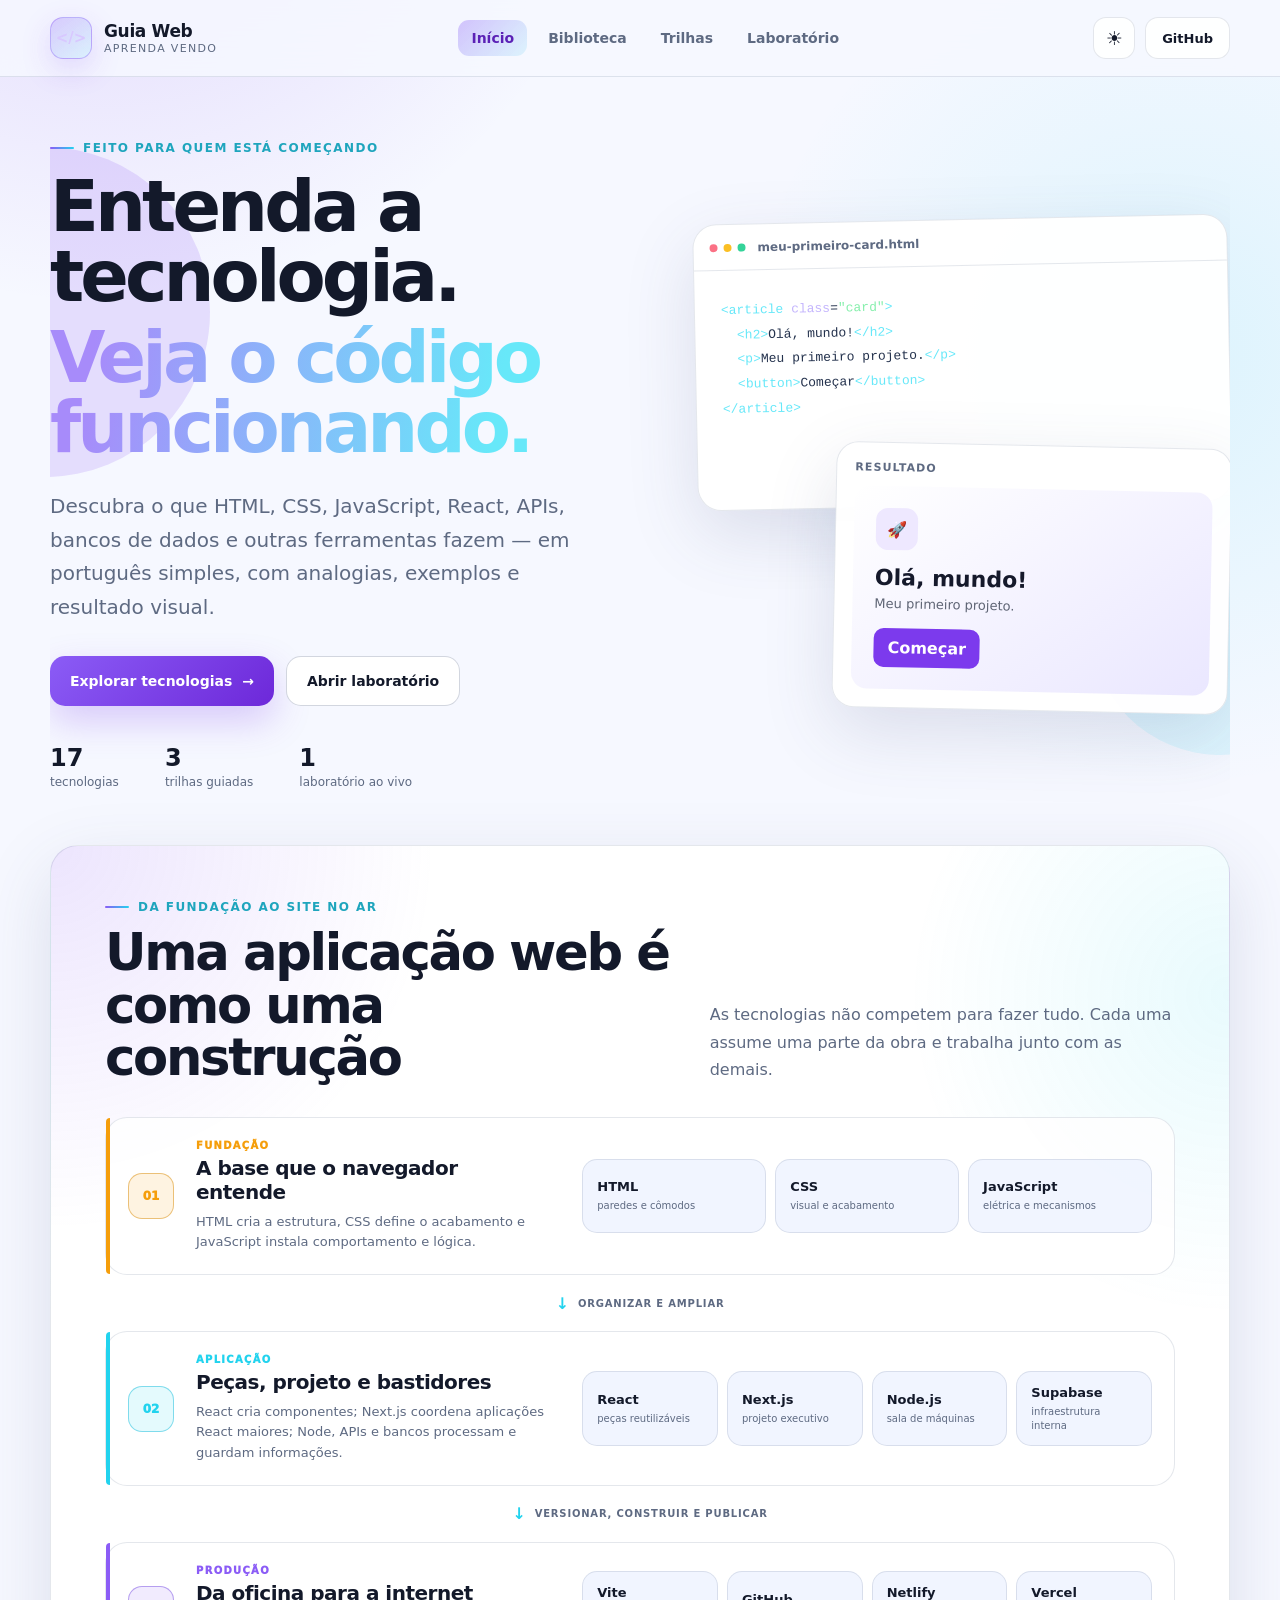
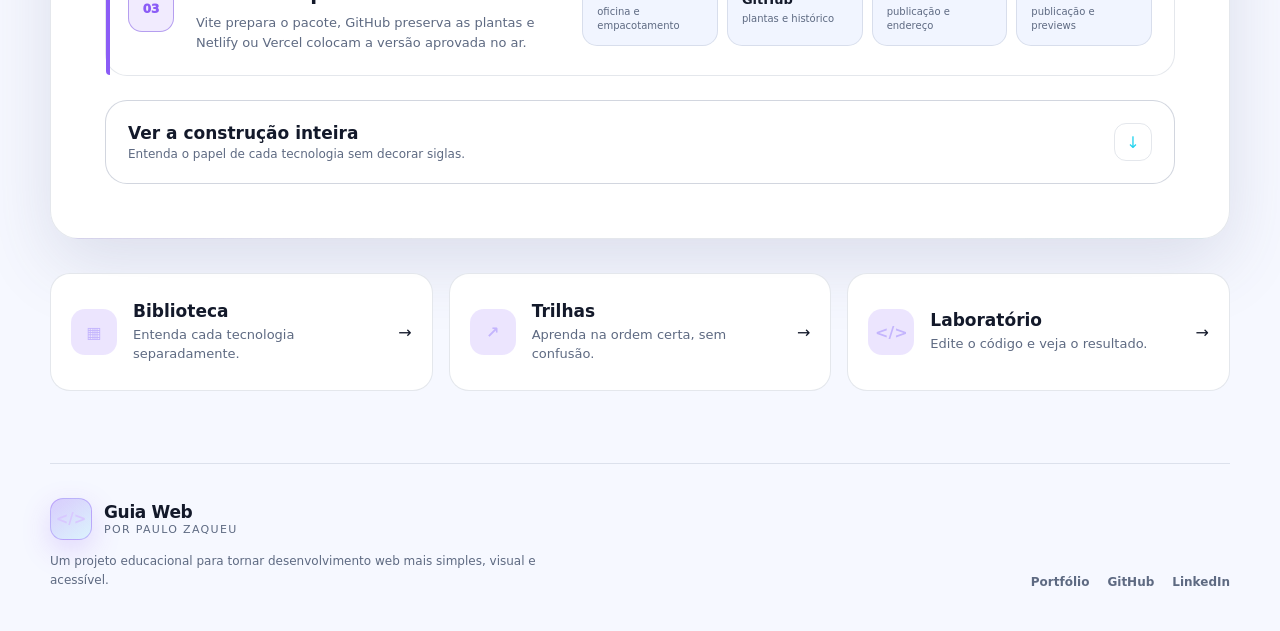
<file: index.html>
<!doctype html>
<html lang="pt-BR">
<head>
  <meta charset="UTF-8" />
  <meta name="viewport" content="width=device-width, initial-scale=1, viewport-fit=cover" />
  <meta name="theme-color" content="#081126" />
  <meta name="description" content="Guia Web Definitivo: aprenda tecnologias web com explicações simples, exemplos de código e resultado visual." />
  <meta name="author" content="Paulo Zaqueu" />
  <title>Guia Web Definitivo — Aprenda vendo</title>
  <link rel="icon" href="assets/favicon.svg" type="image/svg+xml" />
  <link rel="manifest" href="manifest.webmanifest" />
  <link rel="stylesheet" href="styles.css" />
  <link rel="stylesheet" href="styles-pages.css" />
  <link rel="stylesheet" href="styles-responsive.css" />
  <link rel="stylesheet" href="styles-lab.css" />
  <link rel="stylesheet" href="styles-architecture.css" />
</head>
<body>
  <a class="skip-link" href="#appMain">Pular para o conteúdo</a>

  <header class="site-header">
    <div class="header-inner">
      <a class="brand route-link" href="#/inicio" data-route-link="inicio" aria-label="Guia Web Definitivo — início">
        <span class="brand-mark" aria-hidden="true">&lt;/&gt;</span>
        <span><strong>Guia Web</strong><small>aprenda vendo</small></span>
      </a>

      <nav class="desktop-nav" aria-label="Navegação principal">
        <a class="route-link" href="#/inicio" data-route-link="inicio">Início</a>
        <a class="route-link" href="#/biblioteca" data-route-link="biblioteca">Biblioteca</a>
        <a class="route-link" href="#/trilhas" data-route-link="trilhas">Trilhas</a>
        <a class="route-link" href="#/laboratorio" data-route-link="laboratorio">Laboratório</a>
      </nav>

      <div class="header-actions">
        <button class="icon-button" id="themeButton" type="button" aria-label="Alternar tema" title="Alternar tema"><span id="themeIcon" aria-hidden="true">☾</span></button>
        <a class="github-button" href="https://github.com/Paulo968/guia-web" target="_blank" rel="noreferrer">GitHub</a>
      </div>
    </div>
  </header>

  <main id="appMain" tabindex="-1">
    <section class="app-view home-view" data-view="inicio" aria-labelledby="homeTitle">
      <div class="hero-shell">
        <div class="hero-glow hero-glow-one" aria-hidden="true"></div>
        <div class="hero-glow hero-glow-two" aria-hidden="true"></div>

        <div class="hero-content">
          <p class="eyebrow"><span></span> Feito para quem está começando</p>
          <h1 id="homeTitle">Entenda a tecnologia.<br /><em>Veja o código funcionando.</em></h1>
          <p class="hero-description">Descubra o que HTML, CSS, JavaScript, React, APIs, bancos de dados e outras ferramentas fazem — em português simples, com analogias, exemplos e resultado visual.</p>
          <div class="hero-actions">
            <a class="primary-button" href="#/biblioteca">Explorar tecnologias <span aria-hidden="true">→</span></a>
            <a class="secondary-button" href="#/laboratorio">Abrir laboratório</a>
          </div>
          <div class="hero-stats" aria-label="Resumo do guia">
            <div><strong id="technologyCount">17</strong><span>tecnologias</span></div>
            <div><strong>3</strong><span>trilhas guiadas</span></div>
            <div><strong>1</strong><span>laboratório ao vivo</span></div>
          </div>
        </div>

        <div class="hero-demo" aria-label="Demonstração de código e resultado">
          <div class="demo-window">
            <div class="window-bar"><div class="window-dots" aria-hidden="true"><span></span><span></span><span></span></div><span>meu-primeiro-card.html</span></div>
            <pre><code><span class="token-tag">&lt;article</span> <span class="token-attr">class</span>=<span class="token-string">"card"</span><span class="token-tag">&gt;</span>
  <span class="token-tag">&lt;h2&gt;</span>Olá, mundo!<span class="token-tag">&lt;/h2&gt;</span>
  <span class="token-tag">&lt;p&gt;</span>Meu primeiro projeto.<span class="token-tag">&lt;/p&gt;</span>
  <span class="token-tag">&lt;button&gt;</span>Começar<span class="token-tag">&lt;/button&gt;</span>
<span class="token-tag">&lt;/article&gt;</span></code></pre>
          </div>
          <div class="demo-result">
            <span class="result-label">Resultado</span>
            <div class="sample-card"><div class="sample-icon">🚀</div><h2>Olá, mundo!</h2><p>Meu primeiro projeto.</p><button type="button">Começar</button></div>
          </div>
        </div>
      </div>

      <section class="architecture-section" aria-labelledby="architectureTitle">
        <div class="architecture-heading">
          <div>
            <p class="eyebrow"><span></span> Da fundação ao site no ar</p>
            <h2 id="architectureTitle">Uma aplicação web é como uma construção</h2>
          </div>
          <p>As tecnologias não competem para fazer tudo. Cada uma assume uma parte da obra e trabalha junto com as demais.</p>
        </div>

        <div class="architecture-layers" aria-label="Camadas de uma aplicação web">
          <article class="architecture-layer foundations-layer">
            <span class="layer-number">01</span>
            <div class="layer-copy">
              <span class="layer-label">Fundação</span>
              <h3>A base que o navegador entende</h3>
              <p>HTML cria a estrutura, CSS define o acabamento e JavaScript instala comportamento e lógica.</p>
            </div>
            <div class="layer-technologies">
              <a href="#/tecnologia/html"><strong>HTML</strong><small>paredes e cômodos</small></a>
              <a href="#/tecnologia/css"><strong>CSS</strong><small>visual e acabamento</small></a>
              <a href="#/tecnologia/javascript"><strong>JavaScript</strong><small>elétrica e mecanismos</small></a>
            </div>
          </article>

          <div class="architecture-connector" aria-hidden="true"><span>↓</span><small>organizar e ampliar</small></div>

          <article class="architecture-layer application-layer">
            <span class="layer-number">02</span>
            <div class="layer-copy">
              <span class="layer-label">Aplicação</span>
              <h3>Peças, projeto e bastidores</h3>
              <p>React cria componentes; Next.js coordena aplicações React maiores; Node, APIs e bancos processam e guardam informações.</p>
            </div>
            <div class="layer-technologies">
              <a href="#/tecnologia/react"><strong>React</strong><small>peças reutilizáveis</small></a>
              <a href="#/tecnologia/next"><strong>Next.js</strong><small>projeto executivo</small></a>
              <a href="#/tecnologia/node"><strong>Node.js</strong><small>sala de máquinas</small></a>
              <a href="#/tecnologia/supabase"><strong>Supabase</strong><small>infraestrutura interna</small></a>
            </div>
          </article>

          <div class="architecture-connector" aria-hidden="true"><span>↓</span><small>versionar, construir e publicar</small></div>

          <article class="architecture-layer delivery-layer">
            <span class="layer-number">03</span>
            <div class="layer-copy">
              <span class="layer-label">Produção</span>
              <h3>Da oficina para a internet</h3>
              <p>Vite prepara o pacote, GitHub preserva as plantas e Netlify ou Vercel colocam a versão aprovada no ar.</p>
            </div>
            <div class="layer-technologies">
              <a href="#/tecnologia/vite"><strong>Vite</strong><small>oficina e empacotamento</small></a>
              <a href="#/tecnologia/git-github"><strong>GitHub</strong><small>plantas e histórico</small></a>
              <a href="#/tecnologia/netlify"><strong>Netlify</strong><small>publicação e endereço</small></a>
              <a href="#/tecnologia/vercel"><strong>Vercel</strong><small>publicação e previews</small></a>
            </div>
          </article>
        </div>

        <details class="architecture-details">
          <summary>
            <span><strong>Ver a construção inteira</strong><small>Entenda o papel de cada tecnologia sem decorar siglas.</small></span>
            <span class="summary-arrow" aria-hidden="true">↓</span>
          </summary>

          <div class="architecture-story">
            <article><span>HTML</span><div><h3>Fundação, paredes e cômodos</h3><p>Define o que existe: títulos, textos, imagens, botões, formulários, menus e seções. Também dá significado às partes para acessibilidade e buscadores.</p></div></article>
            <article><span>CSS</span><div><h3>Arquitetura visual e acabamento</h3><p>Controla cores, fontes, tamanhos, espaçamentos, posições, animações e adaptação para celular ou computador.</p></div></article>
            <article><span>JS</span><div><h3>Eletricidade e mecanismos automáticos</h3><p>Percebe cliques, valida formulários, realiza cálculos, busca dados e decide o que deve mudar na tela.</p></div></article>
            <article><span>TS</span><div><h3>Normas e etiquetas técnicas</h3><p>Adiciona tipos ao JavaScript para deixar claro qual dado entra em cada lugar e detectar erros antes de a obra chegar ao público.</p></div></article>
            <article><span>⚛</span><div><h3>Peças pré-fabricadas</h3><p>Permite criar Botão, Card, Menu e outras peças uma vez, reutilizando-as em várias telas e atualizando somente o necessário.</p></div></article>
            <article><span>N</span><div><h3>Projeto executivo e engenheiro-chefe</h3><p>Trabalha sobre React e organiza rotas, páginas, servidor, cache e renderização. Coordena uma aplicação maior, mas não substitui banco, regras e hospedagem.</p></div></article>
            <article><span>V</span><div><h3>Oficina e máquinas da obra</h3><p>Executa o projeto rapidamente durante o desenvolvimento e empacota os arquivos em uma versão otimizada para publicação.</p></div></article>
            <article><span>NODE</span><div><h3>Sala de máquinas</h3><p>Executa JavaScript fora do navegador para processar pedidos, criar servidores, APIs, automações e tarefas internas.</p></div></article>
            <article><span>API</span><div><h3>Recepção e comunicação</h3><p>Recebe uma solicitação da interface, encaminha ao setor responsável e devolve uma resposta padronizada.</p></div></article>
            <article><span>SQL</span><div><h3>Arquivo central</h3><p>Guarda clientes, produtos, pedidos e pagamentos em tabelas relacionadas, com regras para manter os registros consistentes.</p></div></article>
            <article><span>S</span><div><h3>Infraestrutura interna pronta</h3><p>Reúne PostgreSQL, autenticação, arquivos, APIs e tempo real. A estrutura vem pronta, mas as regras de acesso ainda precisam ser bem definidas.</p></div></article>
            <article><span>GIT</span><div><h3>Plantas, diário e histórico</h3><p>Git registra as mudanças; GitHub guarda o repositório, organiza branches, revisões e colaboração. É onde a evolução do projeto fica documentada.</p></div></article>
            <article><span>PW</span><div><h3>Inspetor da obra</h3><p>Abre o sistema como um usuário, clica, preenche campos e verifica se os caminhos continuam funcionando após cada alteração.</p></div></article>
            <article><span>DEPLOY</span><div><h3>Equipe de publicação e endereço público</h3><p>Netlify e Vercel recebem o projeto, executam o build, distribuem os arquivos em servidores e mantêm a aplicação disponível no mesmo endereço.</p></div></article>
          </div>

          <div class="architecture-conclusion">
            <strong>O navegador continua recebendo HTML, CSS e JavaScript.</strong>
            <p>React, Next.js, Vite, TypeScript e outras ferramentas existem para construir, organizar, testar e publicar essa base com mais segurança e velocidade.</p>
          </div>
        </details>
      </section>

      <div class="home-options" aria-label="Áreas do guia">
        <a class="home-option" href="#/biblioteca"><span class="home-option-icon">▦</span><div><strong>Biblioteca</strong><p>Entenda cada tecnologia separadamente.</p></div><span aria-hidden="true">→</span></a>
        <a class="home-option" href="#/trilhas"><span class="home-option-icon">↗</span><div><strong>Trilhas</strong><p>Aprenda na ordem certa, sem confusão.</p></div><span aria-hidden="true">→</span></a>
        <a class="home-option" href="#/laboratorio"><span class="home-option-icon">&lt;/&gt;</span><div><strong>Laboratório</strong><p>Edite o código e veja o resultado.</p></div><span aria-hidden="true">→</span></a>
      </div>
    </section>

    <section class="app-view page-view" data-view="biblioteca" hidden aria-labelledby="libraryTitle">
      <div class="page-shell">
        <div class="page-heading split-heading">
          <div><p class="eyebrow"><span></span> Biblioteca interativa</p><h1 id="libraryTitle">O que você quer entender hoje?</h1><p>Pesquise pelo nome da tecnologia ou pelo que deseja construir.</p></div>
          <div class="progress-card" id="progressCard" aria-live="polite"><span class="progress-icon">✓</span><div><strong><span id="studiedCount">0</span> estudadas</strong><small>Progresso salvo neste aparelho</small></div></div>
        </div>

        <div class="search-panel">
          <label class="search-box" for="technologySearch"><span aria-hidden="true">⌕</span><input id="technologySearch" type="search" placeholder="Ex.: criar interface, banco de dados, automação..." autocomplete="off" /><kbd>/</kbd></label>
          <div class="filters" id="categoryFilters" aria-label="Filtrar por categoria"></div>
          <select id="levelFilter" class="level-filter" aria-label="Filtrar por nível"><option value="all">Todos os níveis</option><option value="Básico">Básico</option><option value="Intermediário">Intermediário</option><option value="Avançado">Avançado</option></select>
        </div>

        <div class="results-meta"><span id="resultsCount"></span><button id="clearFilters" type="button">Limpar filtros</button></div>
        <div class="technology-grid" id="technologyGrid" aria-live="polite"></div>
        <div class="empty-state hidden" id="emptyState"><span>🔎</span><h2>Nenhuma tecnologia encontrada</h2><p>Tente outra palavra ou limpe os filtros.</p></div>
      </div>
    </section>

    <section class="app-view page-view" data-view="trilhas" hidden aria-labelledby="pathsTitle">
      <div class="page-shell">
        <div class="page-heading centered-heading"><p class="eyebrow"><span></span> Caminhos sem confusão</p><h1 id="pathsTitle">Escolha uma trilha de aprendizado</h1><p>Uma ordem prática para sair da ideia e chegar a um projeto publicado.</p></div>
        <div class="paths-grid" id="pathsGrid"></div>
      </div>
    </section>

    <section class="app-view page-view lab-page" data-view="laboratorio" hidden aria-labelledby="labTitle">
      <div class="page-shell">
        <div class="page-heading lab-intro">
          <p class="eyebrow"><span></span> Laboratório interativo</p>
          <h1 id="labTitle">Mude o código e veja na hora</h1>
          <p>Digite nos editores de HTML, CSS ou JavaScript. Após uma breve pausa, o resultado é atualizado automaticamente na tela ao lado — ou logo abaixo no celular.</p>
          <div class="lab-features"><span>✓ Atualização automática</span><span>✓ Exemplos prontos</span><span>✓ Seguro e isolado</span></div>
          <div class="lab-how-it-works" aria-label="Como usar o laboratório">
            <article class="lab-step"><span>1</span><div><strong>Escolha o que alterar</strong><p>HTML cria o conteúdo, CSS muda o visual e JavaScript adiciona comportamento.</p></div></article>
            <article class="lab-step"><span>2</span><div><strong>Digite no editor</strong><p>Faça uma pequena mudança, como trocar um texto, uma cor ou o nome de um botão.</p></div></article>
            <article class="lab-step"><span>3</span><div><strong>Veja o resultado</strong><p>A prévia é reconstruída automaticamente. O botão serve para atualizar imediatamente.</p></div></article>
          </div>
        </div>

        <div class="lab-shell">
          <div class="lab-toolbar">
            <div class="lab-tabs" role="tablist" aria-label="Editores de código"><button class="lab-tab active" data-editor="html" role="tab" aria-selected="true">HTML</button><button class="lab-tab" data-editor="css" role="tab" aria-selected="false">CSS</button><button class="lab-tab" data-editor="js" role="tab" aria-selected="false">JavaScript</button></div>
            <div class="lab-actions"><label for="labExample">Exemplo:</label><select id="labExample"></select><button id="resetLab" type="button">Restaurar</button><button id="runLab" class="run-button" type="button">Atualizar agora ▶</button><button id="viewResult" type="button">Ver resultado ↓</button></div>
          </div>
          <div class="lab-workspace">
            <div class="editor-pane">
              <div class="editor-header"><span id="editorFileName">index.html</span><span class="editor-status">ao vivo</span></div>
              <p class="editor-help" id="editorHelp">HTML cria e organiza o conteúdo: títulos, textos, botões, imagens e formulários.</p>
              <textarea id="htmlEditor" class="code-editor active" spellcheck="false" aria-label="Código HTML"></textarea>
              <textarea id="cssEditor" class="code-editor" spellcheck="false" aria-label="Código CSS"></textarea>
              <textarea id="jsEditor" class="code-editor" spellcheck="false" aria-label="Código JavaScript"></textarea>
            </div>
            <div class="preview-pane"><div class="preview-header"><span>Resultado ao vivo</span><span id="previewStatus">pronto</span></div><iframe id="labPreview" title="Resultado do laboratório" sandbox="allow-scripts"></iframe></div>
          </div>
        </div>
      </div>
    </section>

    <section class="app-view page-view technology-page" data-view="tecnologia" hidden aria-labelledby="technologyPageTitle">
      <div class="page-shell technology-shell">
        <div class="technology-toolbar"><a class="back-button" href="#/biblioteca" id="technologyBack"><span aria-hidden="true">←</span> Voltar para a biblioteca</a><button class="studied-button" id="studiedButton" type="button"></button></div>
        <div class="technology-heading" id="technologyHeading"></div>
        <div class="technology-content" id="technologyContent"></div>
      </div>
    </section>
  </main>

  <footer class="site-footer">
    <div><a class="brand footer-brand" href="#/inicio"><span class="brand-mark">&lt;/&gt;</span><span><strong>Guia Web</strong><small>por Paulo Zaqueu</small></span></a><p>Um projeto educacional para tornar desenvolvimento web mais simples, visual e acessível.</p></div>
    <div class="footer-links"><a href="https://portfolio-paulo-ashy.vercel.app/" target="_blank" rel="noreferrer">Portfólio</a><a href="https://github.com/Paulo968" target="_blank" rel="noreferrer">GitHub</a><a href="https://www.linkedin.com/in/paulo-zaqueu-762459187" target="_blank" rel="noreferrer">LinkedIn</a></div>
  </footer>

  <nav class="mobile-nav" aria-label="Navegação mobile">
    <a href="#/inicio" data-route-link="inicio"><span>⌂</span>Início</a>
    <a href="#/biblioteca" data-route-link="biblioteca"><span>▦</span>Biblioteca</a>
    <a href="#/trilhas" data-route-link="trilhas"><span>↗</span>Trilhas</a>
    <a href="#/laboratorio" data-route-link="laboratorio"><span>&lt;/&gt;</span>Laboratório</a>
  </nav>

  <div class="toast" id="toast" role="status" aria-live="polite"></div>
  <script type="module" src="bootstrap.js"></script>
</body>
</html>
</file>
<file: styles.css>
:root {
  color-scheme: dark;
  --bg: #07101f;
  --bg-soft: #0b1629;
  --surface: rgba(15, 26, 48, .88);
  --surface-solid: #111d35;
  --surface-hover: #162544;
  --text: #f7f8ff;
  --muted: #9eabc2;
  --line: rgba(166, 184, 221, .16);
  --line-strong: rgba(166, 184, 221, .28);
  --primary: #8b5cf6;
  --primary-strong: #7c3aed;
  --secondary: #22d3ee;
  --success: #34d399;
  --warning: #fbbf24;
  --danger: #fb7185;
  --shadow: 0 24px 70px rgba(0, 0, 0, .34);
  --radius-lg: 28px;
  --radius-md: 20px;
  --radius-sm: 14px;
  --header-height: 76px;
  --max-width: 1180px;
  --detail-accent: #8b5cf6;
}

html.light {
  color-scheme: light;
  --bg: #f6f8ff;
  --bg-soft: #eef2ff;
  --surface: rgba(255, 255, 255, .92);
  --surface-solid: #fff;
  --surface-hover: #f3f5ff;
  --text: #13192a;
  --muted: #5e6a82;
  --line: rgba(69, 86, 120, .14);
  --line-strong: rgba(69, 86, 120, .24);
  --shadow: 0 24px 70px rgba(64, 76, 120, .15);
}

*, *::before, *::after { box-sizing: border-box; min-width: 0; }
html { width: 100%; max-width: 100%; overflow-x: clip; scroll-behavior: smooth; }
body {
  width: 100%;
  max-width: 100%;
  min-height: 100dvh;
  margin: 0;
  overflow-x: clip;
  background:
    radial-gradient(circle at 8% -10%, rgba(124, 58, 237, .2), transparent 33rem),
    radial-gradient(circle at 92% 16%, rgba(34, 211, 238, .12), transparent 27rem),
    var(--bg);
  color: var(--text);
  font-family: Inter, ui-sans-serif, system-ui, -apple-system, BlinkMacSystemFont, "Segoe UI", sans-serif;
  -webkit-font-smoothing: antialiased;
}
button, input, select, textarea { font: inherit; }
button, a { -webkit-tap-highlight-color: transparent; }
a { color: inherit; text-decoration: none; }
button { color: inherit; }
img, svg, iframe { display: block; max-width: 100%; }
pre, code { max-width: 100%; }
.hidden { display: none !important; }
[hidden] { display: none !important; }

.skip-link { position: fixed; left: 16px; top: -90px; z-index: 999; padding: 12px 16px; border-radius: 12px; background: var(--primary); color: #fff; transition: top .2s ease; }
.skip-link:focus { top: 16px; }

.site-header {
  position: sticky;
  top: 0;
  z-index: 80;
  min-height: var(--header-height);
  border-bottom: 1px solid var(--line);
  background: color-mix(in srgb, var(--bg) 84%, transparent);
  backdrop-filter: blur(18px);
}
.header-inner { width: min(calc(100% - 32px), var(--max-width)); min-height: var(--header-height); margin: 0 auto; display: flex; align-items: center; justify-content: space-between; gap: 24px; }
.brand { display: inline-flex; align-items: center; gap: 12px; flex: 0 0 auto; }
.brand-mark { width: 42px; height: 42px; display: grid; place-items: center; border: 1px solid rgba(139, 92, 246, .4); border-radius: 13px; background: linear-gradient(145deg, rgba(139, 92, 246, .28), rgba(34, 211, 238, .12)); color: #d8c8ff; font-size: 15px; font-weight: 900; box-shadow: 0 10px 30px rgba(124, 58, 237, .18); }
.brand strong, .brand small { display: block; }
.brand strong { font-size: 17px; letter-spacing: -.02em; }
.brand small { margin-top: 1px; color: var(--muted); font-size: 11px; text-transform: uppercase; letter-spacing: .12em; }
.desktop-nav { display: flex; align-items: center; gap: 8px; }
.desktop-nav a { position: relative; padding: 10px 13px; border-radius: 11px; color: var(--muted); font-size: 14px; font-weight: 800; transition: color .2s ease, background .2s ease; }
.desktop-nav a:hover, .desktop-nav a:focus-visible { color: var(--text); background: var(--surface); outline: none; }
.desktop-nav a.active { color: #fff; background: linear-gradient(135deg, rgba(139, 92, 246, .34), rgba(34, 211, 238, .12)); }
html.light .desktop-nav a.active { color: #5b21b6; }
.header-actions { display: flex; align-items: center; gap: 10px; flex: 0 0 auto; }
.icon-button, .github-button { min-height: 42px; border: 1px solid var(--line); border-radius: 13px; background: var(--surface); cursor: pointer; }
.icon-button { width: 42px; font-size: 19px; }
.github-button { display: inline-flex; align-items: center; padding: 0 16px; font-size: 13px; font-weight: 800; }
.icon-button:hover, .github-button:hover { border-color: var(--line-strong); background: var(--surface-hover); }

main { width: 100%; min-height: calc(100dvh - var(--header-height)); }
#appMain:focus, .page-heading h1:focus, .technology-heading h1:focus { outline: none; }
.app-view { width: 100%; min-height: calc(100dvh - var(--header-height)); animation: view-in .24s ease both; }
@keyframes view-in { from { opacity: 0; transform: translateY(8px); } to { opacity: 1; transform: none; } }

.hero-shell { position: relative; isolation: isolate; overflow: clip; width: min(calc(100% - 32px), var(--max-width)); min-height: min(700px, calc(100dvh - var(--header-height))); margin: 0 auto; padding: 64px 0 56px; display: grid; grid-template-columns: minmax(0, 1.03fr) minmax(390px, .97fr); align-items: center; gap: clamp(38px, 6vw, 84px); }
.hero-glow { position: absolute; z-index: -1; border-radius: 999px; pointer-events: none; }
.hero-glow-one { width: 330px; height: 330px; left: -170px; top: 70px; background: rgba(124, 58, 237, .14); }
.hero-glow-two { width: 260px; height: 260px; right: -120px; bottom: 90px; background: rgba(34, 211, 238, .1); }
.eyebrow { margin: 0 0 16px; display: flex; align-items: center; gap: 9px; color: color-mix(in srgb, var(--secondary) 75%, var(--text)); font-size: 12px; font-weight: 900; letter-spacing: .12em; text-transform: uppercase; }
.eyebrow span { width: 24px; height: 2px; border-radius: 2px; background: linear-gradient(90deg, var(--primary), var(--secondary)); }
.hero-content h1, .page-heading h1, .technology-heading h1 { margin: 0; letter-spacing: -.055em; }
.hero-content h1 { max-width: 720px; font-size: clamp(42px, 5.6vw, 76px); line-height: .98; }
.hero-content h1 em { display: inline-block; margin-top: 10px; font-style: normal; background: linear-gradient(100deg, #a78bfa 8%, #67e8f9 78%); -webkit-background-clip: text; background-clip: text; color: transparent; }
.hero-description { max-width: 660px; margin: 28px 0 0; color: var(--muted); font-size: clamp(17px, 1.6vw, 20px); line-height: 1.68; }
.hero-actions { display: flex; flex-wrap: wrap; gap: 12px; margin-top: 32px; }
.primary-button, .secondary-button, .path-start { min-height: 50px; display: inline-flex; align-items: center; justify-content: center; gap: 10px; padding: 0 20px; border-radius: 15px; font-size: 14px; font-weight: 900; transition: transform .2s ease, box-shadow .2s ease, border-color .2s ease; }
.primary-button, .path-start { color: #fff; background: linear-gradient(135deg, var(--primary), #6d28d9); box-shadow: 0 15px 36px rgba(124, 58, 237, .25); }
.secondary-button { border: 1px solid var(--line-strong); background: var(--surface); }
.primary-button:hover, .secondary-button:hover, .path-start:hover { transform: translateY(-2px); }
.hero-stats { margin-top: 38px; display: flex; gap: clamp(22px, 4vw, 46px); }
.hero-stats div { display: grid; gap: 3px; }
.hero-stats strong { font-size: 24px; }
.hero-stats span { color: var(--muted); font-size: 12px; }
.hero-demo { position: relative; min-width: 0; }
.demo-window, .demo-result { border: 1px solid var(--line); background: linear-gradient(145deg, rgba(17, 29, 53, .96), rgba(8, 18, 36, .96)); box-shadow: var(--shadow); }
html.light .demo-window, html.light .demo-result { background: rgba(255, 255, 255, .96); }
.demo-window { overflow: hidden; border-radius: 24px; transform: rotate(-1.2deg); }
.window-bar, .editor-header, .preview-header { min-height: 46px; padding: 0 16px; display: flex; align-items: center; gap: 12px; border-bottom: 1px solid var(--line); color: var(--muted); font-size: 12px; font-weight: 700; }
.window-dots { display: flex; gap: 6px; }
.window-dots span { width: 8px; height: 8px; border-radius: 50%; }
.window-dots span:nth-child(1) { background: #fb7185; }
.window-dots span:nth-child(2) { background: #fbbf24; }
.window-dots span:nth-child(3) { background: #34d399; }
.demo-window pre { margin: 0; padding: 28px 26px 88px; overflow: auto; color: #dbeafe; font: 500 13px/1.9 ui-monospace, SFMono-Regular, Menlo, Monaco, Consolas, monospace; }
html.light .demo-window pre { color: #24324d; }
.token-tag { color: #67e8f9; }
.token-attr { color: #c4b5fd; }
.token-string { color: #86efac; }
.demo-result { position: relative; z-index: 2; width: 74%; margin: -62px 0 0 auto; padding: 18px; border-radius: 22px; transform: rotate(1.2deg); }
.result-label { display: block; margin-bottom: 12px; color: var(--muted); font-size: 11px; font-weight: 900; text-transform: uppercase; letter-spacing: .1em; }
.sample-card { padding: 22px; border-radius: 16px; color: #15192b; background: linear-gradient(145deg, #fff, #eae7ff); }
.sample-icon { width: 42px; height: 42px; display: grid; place-items: center; border-radius: 12px; background: #eee8ff; }
.sample-card h2 { margin: 15px 0 6px; font-size: 22px; }
.sample-card p { margin: 0; color: #5f6575; font-size: 13px; }
.sample-card button { margin-top: 17px; padding: 10px 14px; border: 0; border-radius: 10px; color: #fff; background: #7c3aed; font-weight: 800; }
.home-options { width: min(calc(100% - 32px), var(--max-width)); margin: 0 auto; padding: 0 0 72px; display: grid; grid-template-columns: repeat(3, minmax(0, 1fr)); gap: 16px; }
.home-option { min-height: 118px; display: grid; grid-template-columns: auto 1fr auto; align-items: center; gap: 16px; padding: 20px; border: 1px solid var(--line); border-radius: 20px; background: var(--surface); transition: transform .2s ease, border-color .2s ease; }
.home-option:hover { transform: translateY(-3px); border-color: var(--line-strong); }
.home-option-icon { width: 46px; height: 46px; display: grid; place-items: center; border-radius: 14px; background: rgba(139, 92, 246, .16); color: #c4b5fd; font-weight: 900; }
.home-option strong { font-size: 17px; }
.home-option p { margin: 5px 0 0; color: var(--muted); font-size: 13px; line-height: 1.45; }
</file>
<file: styles-pages.css>
.page-view { padding: 58px 0 76px; }
.page-shell { width: min(calc(100% - 32px), var(--max-width)); margin: 0 auto; }
.page-heading { margin-bottom: 34px; }
.page-heading h1 { font-size: clamp(34px, 4.6vw, 58px); line-height: 1.02; }
.page-heading > p:last-child, .page-heading > div > p:last-child { max-width: 720px; margin: 16px 0 0; color: var(--muted); font-size: 17px; line-height: 1.65; }
.split-heading { display: flex; align-items: end; justify-content: space-between; gap: 32px; }
.centered-heading { max-width: 800px; margin-inline: auto; margin-bottom: 44px; text-align: center; }
.centered-heading .eyebrow { justify-content: center; }
.centered-heading > p:last-child { margin-inline: auto; }
.progress-card { flex: 0 0 auto; display: flex; align-items: center; gap: 12px; min-width: 245px; padding: 14px 16px; border: 1px solid var(--line); border-radius: 16px; background: var(--surface); }
.progress-icon { width: 34px; height: 34px; display: grid; place-items: center; border-radius: 11px; color: #052f24; background: var(--success); font-weight: 900; }
.progress-card strong, .progress-card small { display: block; }
.progress-card strong { font-size: 13px; }
.progress-card small { margin-top: 3px; color: var(--muted); font-size: 10px; }
.search-panel { display: grid; grid-template-columns: minmax(260px, 1fr) auto auto; gap: 12px; align-items: center; }
.search-box { min-height: 54px; display: flex; align-items: center; gap: 12px; padding: 0 16px; border: 1px solid var(--line); border-radius: 17px; background: var(--surface); transition: border-color .2s ease, box-shadow .2s ease; }
.search-box:focus-within { border-color: rgba(139, 92, 246, .7); box-shadow: 0 0 0 4px rgba(139, 92, 246, .12); }
.search-box > span { color: var(--secondary); font-size: 23px; }
.search-box input { width: 100%; border: 0; outline: 0; color: var(--text); background: transparent; font-size: 14px; }
.search-box input::placeholder { color: color-mix(in srgb, var(--muted) 72%, transparent); }
kbd { padding: 4px 7px; border: 1px solid var(--line-strong); border-radius: 7px; color: var(--muted); background: var(--bg-soft); font-size: 10px; }
.filters { display: flex; gap: 7px; overflow-x: auto; overscroll-behavior-inline: contain; scrollbar-width: none; }
.filters::-webkit-scrollbar { display: none; }
.filter-chip, .level-filter { min-height: 42px; border: 1px solid var(--line); border-radius: 13px; color: var(--muted); background: var(--surface); font-size: 12px; font-weight: 800; }
.filter-chip { flex: 0 0 auto; padding: 0 13px; cursor: pointer; white-space: nowrap; }
.filter-chip.active { border-color: rgba(139, 92, 246, .55); color: #e9ddff; background: rgba(124, 58, 237, .22); }
html.light .filter-chip.active { color: #5b21b6; }
.level-filter { min-width: 150px; padding: 0 12px; outline: none; }
.results-meta { min-height: 40px; margin-top: 16px; display: flex; align-items: center; justify-content: space-between; color: var(--muted); font-size: 12px; }
.results-meta button { border: 0; color: var(--secondary); background: transparent; cursor: pointer; font-weight: 800; }
.technology-grid { display: grid; grid-template-columns: repeat(4, minmax(0, 1fr)); gap: 16px; }
.technology-card { position: relative; min-height: 238px; padding: 21px; display: flex; flex-direction: column; border: 1px solid var(--line); border-radius: var(--radius-md); text-align: left; background: radial-gradient(circle at 90% 0%, color-mix(in srgb, var(--accent) 18%, transparent), transparent 45%), var(--surface); overflow: hidden; transition: transform .22s ease, border-color .22s ease, box-shadow .22s ease; }
.technology-card:hover, .technology-card:focus-visible { transform: translateY(-5px); border-color: color-mix(in srgb, var(--accent) 56%, var(--line)); box-shadow: 0 20px 45px rgba(0, 0, 0, .18); outline: 0; }
.card-top { display: flex; align-items: flex-start; justify-content: space-between; gap: 12px; }
.tech-logo { width: 52px; height: 52px; display: grid; place-items: center; border: 1px solid color-mix(in srgb, var(--accent) 50%, var(--line)); border-radius: 16px; color: var(--accent); background: color-mix(in srgb, var(--accent) 12%, var(--surface-solid)); font-size: 18px; font-weight: 950; letter-spacing: -.05em; }
.level-badge { padding: 6px 9px; border: 1px solid var(--line); border-radius: 999px; color: var(--muted); background: color-mix(in srgb, var(--surface-solid) 72%, transparent); font-size: 9px; font-weight: 900; text-transform: uppercase; letter-spacing: .08em; }
.technology-card h2 { margin: 21px 0 8px; font-size: 21px; letter-spacing: -.03em; }
.technology-card p { margin: 0; color: var(--muted); font-size: 13px; line-height: 1.55; }
.card-footer { margin-top: auto; padding-top: 18px; display: flex; align-items: center; justify-content: space-between; gap: 10px; }
.category-label { color: color-mix(in srgb, var(--accent) 78%, var(--text)); font-size: 10px; font-weight: 900; text-transform: uppercase; letter-spacing: .09em; }
.card-arrow { width: 31px; height: 31px; display: grid; place-items: center; border: 1px solid var(--line); border-radius: 10px; color: var(--text); }
.studied-dot { position: absolute; right: 17px; bottom: 18px; width: 9px; height: 9px; border: 2px solid var(--surface-solid); border-radius: 50%; background: var(--success); box-shadow: 0 0 0 3px rgba(52, 211, 153, .14); }
.empty-state { padding: 70px 20px; border: 1px dashed var(--line-strong); border-radius: 24px; text-align: center; }
.empty-state span { font-size: 40px; }
.empty-state h2 { margin: 16px 0 7px; }
.empty-state p { margin: 0; color: var(--muted); }

.paths-grid { display: grid; grid-template-columns: repeat(3, minmax(0, 1fr)); gap: 18px; }
.path-card { position: relative; padding: 25px; border: 1px solid var(--line); border-radius: 23px; background: linear-gradient(145deg, color-mix(in srgb, var(--path-accent) 8%, var(--surface)), var(--surface)); overflow: hidden; }
.path-number { width: 43px; height: 43px; display: grid; place-items: center; border-radius: 14px; color: #fff; background: var(--path-accent); font-weight: 950; box-shadow: 0 10px 26px color-mix(in srgb, var(--path-accent) 30%, transparent); }
.path-card h2 { margin: 19px 0 8px; font-size: 23px; }
.path-card > p { margin: 0; min-height: 44px; color: var(--muted); font-size: 14px; line-height: 1.55; }
.path-steps { margin: 23px 0; padding: 0; list-style: none; }
.path-steps li { display: flex; align-items: center; gap: 11px; padding: 10px 0; border-bottom: 1px solid var(--line); color: var(--muted); font-size: 13px; }
.path-steps li > span { width: 26px; color: color-mix(in srgb, var(--path-accent) 76%, var(--text)); font-weight: 900; }
.path-steps a:hover { color: var(--text); }
.path-start { width: 100%; min-height: 44px; font-size: 12px; }

.lab-intro { max-width: 850px; }
.lab-features { margin-top: 22px; display: flex; flex-wrap: wrap; gap: 10px; }
.lab-features span { padding: 8px 11px; border: 1px solid var(--line); border-radius: 999px; color: var(--muted); background: var(--surface); font-size: 11px; font-weight: 800; }
.lab-shell { margin-top: 30px; overflow: hidden; border: 1px solid var(--line); border-radius: 24px; background: var(--surface); box-shadow: var(--shadow); }
.lab-toolbar { min-height: 64px; padding: 10px 13px; display: flex; align-items: center; justify-content: space-between; gap: 14px; border-bottom: 1px solid var(--line); }
.lab-tabs, .lab-actions { display: flex; align-items: center; gap: 7px; }
.lab-tab, .lab-actions button, .lab-actions select { min-height: 39px; border: 1px solid var(--line); border-radius: 11px; color: var(--muted); background: var(--bg-soft); font-size: 11px; font-weight: 800; }
.lab-tab { padding: 0 13px; cursor: pointer; }
.lab-tab.active { border-color: rgba(139, 92, 246, .55); color: #fff; background: rgba(124, 58, 237, .28); }
html.light .lab-tab.active { color: #5b21b6; }
.lab-actions label { color: var(--muted); font-size: 11px; }
.lab-actions select { max-width: 180px; padding: 0 10px; }
.lab-actions button { padding: 0 12px; cursor: pointer; }
.lab-actions .run-button { border-color: transparent; color: #fff; background: linear-gradient(135deg, var(--primary), var(--primary-strong)); }
.lab-workspace { display: grid; grid-template-columns: minmax(0, 1fr) minmax(0, 1fr); min-height: 520px; }
.editor-pane, .preview-pane { min-width: 0; }
.editor-pane { border-right: 1px solid var(--line); background: #07101f; }
html.light .editor-pane { background: #0c1424; }
.editor-header, .preview-header { justify-content: space-between; }
.editor-status { color: var(--success); }
.code-editor { display: none; width: 100%; min-height: 474px; margin: 0; padding: 19px; resize: vertical; border: 0; outline: 0; color: #dbeafe; background: transparent; tab-size: 2; white-space: pre; overflow: auto; font: 500 13px/1.7 ui-monospace, SFMono-Regular, Menlo, Monaco, Consolas, monospace; }
.code-editor.active { display: block; }
.preview-pane { background: #fff; }
.preview-header { color: #5f6b80; background: #f8fafc; }
#labPreview { width: 100%; height: 474px; border: 0; background: #fff; }

.technology-page { padding-top: 34px; }
.technology-shell { max-width: 1040px; }
.technology-toolbar { display: flex; align-items: center; justify-content: space-between; gap: 16px; margin-bottom: 28px; }
.back-button { min-height: 42px; display: inline-flex; align-items: center; gap: 9px; padding: 0 14px; border: 1px solid var(--line); border-radius: 13px; color: var(--muted); background: var(--surface); font-size: 12px; font-weight: 850; }
.back-button:hover { color: var(--text); border-color: var(--line-strong); }
.studied-button { min-height: 42px; padding: 0 15px; border: 1px solid var(--line); border-radius: 13px; color: var(--muted); background: var(--surface); cursor: pointer; font-size: 12px; font-weight: 850; }
.studied-button.active { border-color: rgba(52, 211, 153, .4); color: #6ee7b7; background: rgba(52, 211, 153, .12); }
.technology-heading { display: grid; grid-template-columns: auto minmax(0, 1fr); align-items: center; gap: 22px; padding: 28px; border: 1px solid color-mix(in srgb, var(--detail-accent) 36%, var(--line)); border-radius: 25px; background: radial-gradient(circle at 92% 0%, color-mix(in srgb, var(--detail-accent) 18%, transparent), transparent 46%), var(--surface); }
.technology-logo { width: 74px; height: 74px; border-radius: 21px; font-size: 23px; }
.technology-meta { margin: 0 0 7px; color: color-mix(in srgb, var(--detail-accent) 76%, var(--text)); font-size: 11px; font-weight: 900; text-transform: uppercase; letter-spacing: .1em; }
.technology-heading h1 { font-size: clamp(34px, 5vw, 58px); line-height: 1; }
.technology-heading > div > p:last-child { max-width: 760px; margin: 13px 0 0; color: var(--muted); line-height: 1.6; }
.technology-content { display: grid; gap: 18px; margin-top: 20px; }
.detail-hero, .detail-section { padding: 25px; border: 1px solid var(--line); border-radius: 22px; background: var(--surface); }
.detail-label { color: color-mix(in srgb, var(--detail-accent) 75%, var(--text)); font-size: 10px; font-weight: 950; text-transform: uppercase; letter-spacing: .12em; }
.detail-hero h2 { max-width: 900px; margin: 11px 0 20px; font-size: clamp(23px, 3vw, 34px); line-height: 1.28; letter-spacing: -.035em; }
.analogy-box { display: flex; gap: 14px; padding: 17px; border: 1px solid color-mix(in srgb, var(--detail-accent) 26%, var(--line)); border-radius: 16px; background: color-mix(in srgb, var(--detail-accent) 7%, var(--surface-solid)); }
.analogy-box > span { font-size: 23px; }
.analogy-box strong { font-size: 13px; }
.analogy-box p { margin: 6px 0 0; color: var(--muted); font-size: 14px; line-height: 1.6; }
.detail-grid { display: grid; grid-template-columns: repeat(4, minmax(0, 1fr)); gap: 11px; }
.info-card { padding: 16px; border: 1px solid var(--line); border-radius: 15px; background: var(--bg-soft); }
.info-card strong { color: var(--muted); font-size: 9px; text-transform: uppercase; letter-spacing: .1em; }
.info-card p { margin: 8px 0 0; font-size: 13px; font-weight: 800; line-height: 1.45; }
.detail-columns { display: grid; grid-template-columns: repeat(2, minmax(0, 1fr)); gap: 18px; }
.detail-section h2 { margin: 0 0 17px; font-size: 21px; }
.bullet-list { display: grid; gap: 10px; margin: 0; padding: 0; list-style: none; }
.bullet-list li { position: relative; padding-left: 24px; color: var(--muted); font-size: 14px; line-height: 1.55; }
.bullet-list li::before { content: "✓"; position: absolute; left: 0; top: 0; color: var(--success); font-weight: 900; }
.bullet-list.negative li::before { content: "—"; color: var(--danger); }
.detail-section-heading { display: flex; align-items: end; justify-content: space-between; gap: 16px; margin-bottom: 16px; }
.detail-section-heading h2 { margin: 8px 0 0; }
.copy-button { min-height: 39px; padding: 0 13px; border: 1px solid var(--line); border-radius: 11px; color: var(--muted); background: var(--bg-soft); cursor: pointer; font-size: 11px; font-weight: 850; }
.example-workspace { display: grid; grid-template-columns: minmax(0, 1fr) minmax(0, .9fr); gap: 14px; }
.code-example, .example-preview { min-width: 0; overflow: hidden; border: 1px solid var(--line); border-radius: 17px; }
.code-example { background: #07101f; }
.code-example-header, .example-preview-label { min-height: 42px; padding: 0 14px; display: flex; align-items: center; border-bottom: 1px solid var(--line); color: #9eabc2; font-size: 11px; font-weight: 800; }
.code-example pre { max-height: 420px; margin: 0; padding: 18px; overflow: auto; color: #dbeafe; white-space: pre; font: 500 12px/1.7 ui-monospace, SFMono-Regular, Menlo, Monaco, Consolas, monospace; }
.example-preview { background: #fff; }
.example-preview-label { color: #5f6b80; background: #f8fafc; }
.example-preview iframe { width: 100%; height: 420px; border: 0; background: #fff; }
.related-list { display: flex; flex-wrap: wrap; gap: 9px; }
.related-button { min-height: 42px; display: inline-flex; align-items: center; gap: 9px; padding: 0 14px; border: 1px solid var(--line); border-radius: 12px; color: var(--muted); background: var(--bg-soft); font-size: 12px; font-weight: 850; }
.related-button:hover { color: var(--text); border-color: color-mix(in srgb, var(--detail-accent) 45%, var(--line)); }

.site-footer { width: min(calc(100% - 32px), var(--max-width)); margin: 0 auto; padding: 34px 0 42px; display: flex; justify-content: space-between; align-items: end; gap: 30px; border-top: 1px solid var(--line); }
.footer-brand { margin-bottom: 12px; }
.site-footer p { max-width: 520px; margin: 0; color: var(--muted); font-size: 12px; line-height: 1.55; }
.footer-links { display: flex; flex-wrap: wrap; justify-content: flex-end; gap: 18px; color: var(--muted); font-size: 12px; font-weight: 800; }
.footer-links a:hover { color: var(--text); }
.mobile-nav { display: none; }
.toast { position: fixed; left: 50%; bottom: 22px; z-index: 120; max-width: calc(100% - 32px); padding: 12px 16px; border: 1px solid var(--line-strong); border-radius: 13px; color: var(--text); background: var(--surface-solid); box-shadow: var(--shadow); opacity: 0; transform: translate(-50%, 18px); pointer-events: none; transition: opacity .2s ease, transform .2s ease; font-size: 12px; font-weight: 800; }
.toast.show { opacity: 1; transform: translate(-50%, 0); }
</file>
<file: styles-responsive.css>
@media (max-width: 1040px) {
  .hero-shell { grid-template-columns: minmax(0, 1fr) minmax(350px, .82fr); gap: 34px; }
  .technology-grid { grid-template-columns: repeat(3, minmax(0, 1fr)); }
  .search-panel { grid-template-columns: minmax(240px, 1fr) auto; }
  .filters { grid-column: 1 / -1; order: 3; }
  .detail-grid { grid-template-columns: repeat(2, minmax(0, 1fr)); }
}

@media (max-width: 820px) {
  :root { --header-height: 68px; }
  body { padding-bottom: 86px; }
  .desktop-nav, .github-button { display: none; }
  .header-inner { width: min(calc(100% - 24px), var(--max-width)); }
  .hero-shell { width: min(calc(100% - 24px), var(--max-width)); min-height: auto; padding: 44px 0 38px; grid-template-columns: 1fr; }
  .hero-content { text-align: center; }
  .hero-content .eyebrow, .hero-actions, .hero-stats { justify-content: center; }
  .hero-description { margin-inline: auto; }
  .hero-demo { width: min(620px, 100%); margin: 0 auto; }
  .home-options { width: min(calc(100% - 24px), var(--max-width)); padding-bottom: 44px; grid-template-columns: 1fr; }
  .page-view { padding: 38px 0 48px; }
  .page-shell { width: min(calc(100% - 24px), var(--max-width)); }
  .split-heading { align-items: stretch; flex-direction: column; }
  .progress-card { min-width: 0; width: 100%; }
  .technology-grid { grid-template-columns: repeat(2, minmax(0, 1fr)); }
  .paths-grid { grid-template-columns: 1fr; }
  .path-card > p { min-height: 0; }
  .lab-toolbar { align-items: stretch; flex-direction: column; }
  .lab-tabs, .lab-actions { flex-wrap: wrap; }
  .lab-workspace { grid-template-columns: 1fr; }
  .editor-pane { border-right: 0; border-bottom: 1px solid var(--line); }
  .code-editor, #labPreview { min-height: 390px; height: 390px; }
  .technology-toolbar { align-items: stretch; flex-direction: column; }
  .back-button, .studied-button { justify-content: center; }
  .detail-columns, .example-workspace { grid-template-columns: 1fr; }
  .site-footer { width: min(calc(100% - 24px), var(--max-width)); padding-bottom: 30px; align-items: flex-start; flex-direction: column; }
  .footer-links { justify-content: flex-start; }
  .mobile-nav { position: fixed; left: 12px; right: 12px; bottom: max(10px, env(safe-area-inset-bottom)); z-index: 100; width: auto; min-height: 66px; padding: 7px; display: grid; grid-template-columns: repeat(4, minmax(0, 1fr)); gap: 4px; border: 1px solid var(--line-strong); border-radius: 20px; background: color-mix(in srgb, var(--surface-solid) 92%, transparent); box-shadow: 0 20px 50px rgba(0, 0, 0, .32); backdrop-filter: blur(18px); }
  .mobile-nav a { min-height: 50px; display: flex; align-items: center; justify-content: center; flex-direction: column; gap: 3px; border-radius: 14px; color: var(--muted); font-size: 9px; font-weight: 800; }
  .mobile-nav a > span { font-size: 16px; line-height: 1; }
  .mobile-nav a.active { color: #fff; background: linear-gradient(145deg, rgba(139, 92, 246, .42), rgba(34, 211, 238, .15)); }
  html.light .mobile-nav a.active { color: #5b21b6; }
  .toast { bottom: 92px; }
}

@media (max-width: 560px) {
  .brand small { display: none; }
  .brand-mark { width: 39px; height: 39px; }
  .hero-shell { padding-top: 34px; }
  .hero-content h1 { font-size: clamp(36px, 12vw, 52px); }
  .hero-description { font-size: 16px; }
  .hero-actions { flex-direction: column; }
  .primary-button, .secondary-button { width: 100%; }
  .hero-stats { gap: 18px; }
  .hero-stats strong { font-size: 20px; }
  .hero-demo { margin-top: 6px; }
  .demo-window { transform: none; }
  .demo-window pre { padding: 22px 18px 70px; font-size: 11px; }
  .demo-result { width: 88%; margin-top: -48px; transform: none; }
  .home-option { min-height: 102px; padding: 16px; }
  .page-heading h1 { font-size: 36px; }
  .search-panel { grid-template-columns: 1fr; }
  .level-filter { width: 100%; }
  .filters { grid-column: auto; }
  .technology-grid { grid-template-columns: 1fr; }
  .technology-card { min-height: 210px; }
  .lab-actions { display: grid; grid-template-columns: 1fr 1fr; width: 100%; }
  .lab-actions label { grid-column: 1 / -1; }
  .lab-actions select { grid-column: 1 / -1; max-width: none; width: 100%; }
  .lab-actions button { width: 100%; }
  .code-editor, #labPreview { min-height: 340px; height: 340px; }
  .technology-heading { grid-template-columns: 1fr; padding: 22px; }
  .technology-logo { width: 62px; height: 62px; }
  .technology-heading h1 { font-size: 39px; }
  .detail-hero, .detail-section { padding: 20px; }
  .detail-grid { grid-template-columns: 1fr; }
  .detail-section-heading { align-items: stretch; flex-direction: column; }
  .copy-button { width: 100%; }
  .example-preview iframe, .code-example pre { height: 350px; max-height: 350px; }
  .related-list { display: grid; }
  .related-button { justify-content: space-between; }
  .site-footer { padding-top: 26px; }
}

@media (max-width: 360px) {
  .header-inner, .hero-shell, .home-options, .page-shell, .site-footer { width: min(calc(100% - 18px), var(--max-width)); }
  .header-actions { gap: 6px; }
  .hero-stats { display: grid; grid-template-columns: repeat(3, 1fr); width: 100%; gap: 7px; }
  .hero-stats div { padding: 10px 5px; border: 1px solid var(--line); border-radius: 12px; background: var(--surface); }
  .hero-stats span { font-size: 9px; }
  .mobile-nav { left: 7px; right: 7px; }
  .mobile-nav a { font-size: 8px; }
}

@media (prefers-reduced-motion: reduce) {
  *, *::before, *::after { scroll-behavior: auto !important; animation-duration: .01ms !important; animation-iteration-count: 1 !important; transition-duration: .01ms !important; }
}
</file>
<file: styles-lab.css>
.lab-how-it-works {
  display: grid;
  grid-template-columns: repeat(3, minmax(0, 1fr));
  gap: 10px;
  margin-top: 24px;
}

.lab-step {
  display: grid;
  grid-template-columns: auto minmax(0, 1fr);
  gap: 11px;
  padding: 14px;
  border: 1px solid var(--line);
  border-radius: 16px;
  background: var(--surface);
}

.lab-step > span {
  width: 29px;
  height: 29px;
  display: grid;
  place-items: center;
  border-radius: 10px;
  color: #fff;
  background: linear-gradient(135deg, var(--primary), var(--primary-strong));
  font-size: 11px;
  font-weight: 950;
}

.lab-step strong,
.lab-step p { display: block; }
.lab-step strong { margin-top: 1px; font-size: 12px; }
.lab-step p { margin: 5px 0 0; color: var(--muted); font-size: 11px; line-height: 1.5; }

.editor-help {
  min-height: 42px;
  margin: 0;
  padding: 10px 16px;
  border-bottom: 1px solid var(--line);
  color: #a9b7cf;
  background: rgba(34, 211, 238, .055);
  font-size: 11px;
  line-height: 1.45;
}

.editor-status {
  display: inline-flex;
  align-items: center;
  gap: 7px;
}

.editor-status::before {
  content: '';
  width: 7px;
  height: 7px;
  border-radius: 50%;
  background: var(--success);
  box-shadow: 0 0 0 4px rgba(52, 211, 153, .12);
}

#previewStatus { transition: color .18s ease; }
#previewStatus.is-updating { color: #d97706; }
#viewResult { display: none; }

.lab-page .code-editor {
  min-height: 432px;
  height: 432px;
}

@media (max-width: 820px) {
  .lab-how-it-works { grid-template-columns: 1fr; }
  #viewResult { display: inline-flex; align-items: center; justify-content: center; }
  .lab-page .code-editor { min-height: 348px; height: 348px; }
}

@media (max-width: 560px) {
  #viewResult { grid-column: 1 / -1; }
  .lab-page .code-editor { min-height: 298px; height: 298px; }
}
</file>
<file: styles-architecture.css>
.architecture-section {
  width: min(calc(100% - 32px), var(--max-width));
  margin: 0 auto 34px;
  padding: clamp(28px, 5vw, 54px);
  overflow: hidden;
  border: 1px solid var(--line);
  border-radius: var(--radius-lg);
  background:
    radial-gradient(circle at 0 0, rgba(139, 92, 246, .16), transparent 24rem),
    radial-gradient(circle at 100% 15%, rgba(34, 211, 238, .1), transparent 20rem),
    var(--surface);
  box-shadow: var(--shadow);
}

.architecture-heading {
  display: grid;
  grid-template-columns: minmax(0, 1.1fr) minmax(280px, .9fr);
  align-items: end;
  gap: 36px;
  margin-bottom: 34px;
}

.architecture-heading .eyebrow { margin-bottom: 12px; }
.architecture-heading h2 {
  max-width: 700px;
  margin: 0;
  font-size: clamp(31px, 4vw, 52px);
  line-height: 1.02;
  letter-spacing: -.045em;
}
.architecture-heading > p {
  max-width: 510px;
  margin: 0;
  color: var(--muted);
  font-size: 16px;
  line-height: 1.7;
}

.architecture-layers { display: grid; gap: 12px; }

.architecture-layer {
  position: relative;
  display: grid;
  grid-template-columns: auto minmax(230px, .78fr) minmax(0, 1.22fr);
  align-items: center;
  gap: 22px;
  padding: 22px;
  border: 1px solid var(--line);
  border-radius: 22px;
  background: color-mix(in srgb, var(--surface-solid) 86%, transparent);
}

.architecture-layer::before {
  content: "";
  position: absolute;
  inset: 0 auto 0 0;
  width: 4px;
  border-radius: 22px 0 0 22px;
  background: var(--layer-accent);
}

.foundations-layer { --layer-accent: #f59e0b; }
.application-layer { --layer-accent: #22d3ee; }
.delivery-layer { --layer-accent: #8b5cf6; }

.layer-number {
  width: 46px;
  height: 46px;
  display: grid;
  place-items: center;
  border: 1px solid color-mix(in srgb, var(--layer-accent) 45%, var(--line));
  border-radius: 14px;
  color: var(--layer-accent);
  background: color-mix(in srgb, var(--layer-accent) 12%, transparent);
  font-size: 12px;
  font-weight: 950;
}

.layer-copy { padding-right: 10px; }
.layer-label {
  display: block;
  margin-bottom: 5px;
  color: var(--layer-accent);
  font-size: 10px;
  font-weight: 950;
  letter-spacing: .13em;
  text-transform: uppercase;
}
.layer-copy h3 { margin: 0; font-size: 20px; letter-spacing: -.025em; }
.layer-copy p { margin: 8px 0 0; color: var(--muted); font-size: 13px; line-height: 1.55; }

.layer-technologies {
  display: grid;
  grid-template-columns: repeat(auto-fit, minmax(130px, 1fr));
  gap: 9px;
}
.layer-technologies a {
  min-height: 74px;
  display: flex;
  justify-content: center;
  flex-direction: column;
  padding: 13px 14px;
  border: 1px solid var(--line);
  border-radius: 15px;
  background: color-mix(in srgb, var(--bg-soft) 78%, transparent);
  transition: transform .2s ease, border-color .2s ease, background .2s ease;
}
.layer-technologies a:hover,
.layer-technologies a:focus-visible {
  transform: translateY(-2px);
  border-color: color-mix(in srgb, var(--layer-accent) 50%, var(--line));
  background: color-mix(in srgb, var(--layer-accent) 9%, var(--surface-solid));
  outline: none;
}
.layer-technologies strong { font-size: 13px; }
.layer-technologies small { margin-top: 5px; color: var(--muted); font-size: 10px; line-height: 1.35; }

.architecture-connector {
  min-height: 32px;
  display: flex;
  align-items: center;
  justify-content: center;
  gap: 9px;
  color: var(--muted);
}
.architecture-connector span { color: var(--secondary); font-weight: 900; }
.architecture-connector small { font-size: 10px; font-weight: 800; letter-spacing: .08em; text-transform: uppercase; }

.architecture-details {
  margin-top: 24px;
  overflow: hidden;
  border: 1px solid var(--line-strong);
  border-radius: 22px;
  background: color-mix(in srgb, var(--surface-solid) 91%, transparent);
}
.architecture-details summary {
  min-height: 82px;
  display: flex;
  align-items: center;
  justify-content: space-between;
  gap: 20px;
  padding: 18px 22px;
  cursor: pointer;
  list-style: none;
}
.architecture-details summary::-webkit-details-marker { display: none; }
.architecture-details summary:hover { background: var(--surface-hover); }
.architecture-details summary span:first-child { display: grid; gap: 4px; }
.architecture-details summary strong { font-size: 17px; }
.architecture-details summary small { color: var(--muted); font-size: 12px; }
.summary-arrow {
  width: 38px;
  height: 38px;
  display: grid;
  place-items: center;
  flex: 0 0 auto;
  border: 1px solid var(--line);
  border-radius: 12px;
  color: var(--secondary);
  transition: transform .24s ease;
}
.architecture-details[open] .summary-arrow { transform: rotate(180deg); }

.architecture-story {
  display: grid;
  grid-template-columns: repeat(2, minmax(0, 1fr));
  gap: 10px;
  padding: 0 22px 22px;
}
.architecture-story article {
  display: grid;
  grid-template-columns: 54px 1fr;
  gap: 14px;
  padding: 17px;
  border: 1px solid var(--line);
  border-radius: 17px;
  background: color-mix(in srgb, var(--bg-soft) 72%, transparent);
}
.architecture-story article > span {
  width: 48px;
  height: 48px;
  display: grid;
  place-items: center;
  border-radius: 14px;
  color: #d8c8ff;
  background: linear-gradient(145deg, rgba(139, 92, 246, .25), rgba(34, 211, 238, .11));
  font-size: 10px;
  font-weight: 950;
}
.architecture-story h3 { margin: 1px 0 5px; font-size: 15px; }
.architecture-story p { margin: 0; color: var(--muted); font-size: 12px; line-height: 1.55; }

.architecture-conclusion {
  margin: 0 22px 22px;
  padding: 20px;
  border: 1px solid rgba(52, 211, 153, .24);
  border-radius: 17px;
  background: rgba(52, 211, 153, .08);
}
.architecture-conclusion strong { color: color-mix(in srgb, var(--success) 78%, var(--text)); }
.architecture-conclusion p { margin: 7px 0 0; color: var(--muted); line-height: 1.55; }

@media (max-width: 920px) {
  .architecture-heading { grid-template-columns: 1fr; gap: 16px; }
  .architecture-layer { grid-template-columns: auto 1fr; }
  .layer-technologies { grid-column: 1 / -1; }
}

@media (max-width: 820px) {
  .architecture-section { width: min(calc(100% - 24px), var(--max-width)); padding: 28px 20px; margin-bottom: 24px; }
}

@media (max-width: 640px) {
  .architecture-heading h2 { font-size: 34px; }
  .architecture-layer { grid-template-columns: 1fr; gap: 13px; padding: 18px; }
  .layer-number { width: 42px; height: 42px; }
  .layer-copy { padding-right: 0; }
  .layer-technologies { grid-column: auto; grid-template-columns: repeat(2, minmax(0, 1fr)); }
  .architecture-story { grid-template-columns: 1fr; padding-inline: 14px; }
  .architecture-details summary { padding: 16px; }
  .architecture-conclusion { margin-inline: 14px; }
}

@media (max-width: 420px) {
  .architecture-section { padding: 24px 14px; }
  .architecture-heading h2 { font-size: 30px; }
  .architecture-heading > p { font-size: 14px; }
  .layer-technologies { grid-template-columns: 1fr; }
  .architecture-story article { grid-template-columns: 42px 1fr; padding: 14px; }
  .architecture-story article > span { width: 40px; height: 40px; border-radius: 11px; font-size: 8px; }
  .architecture-details summary small { font-size: 10px; }
}

@media (max-width: 360px) {
  .architecture-section { width: min(calc(100% - 18px), var(--max-width)); }
}
</file>
